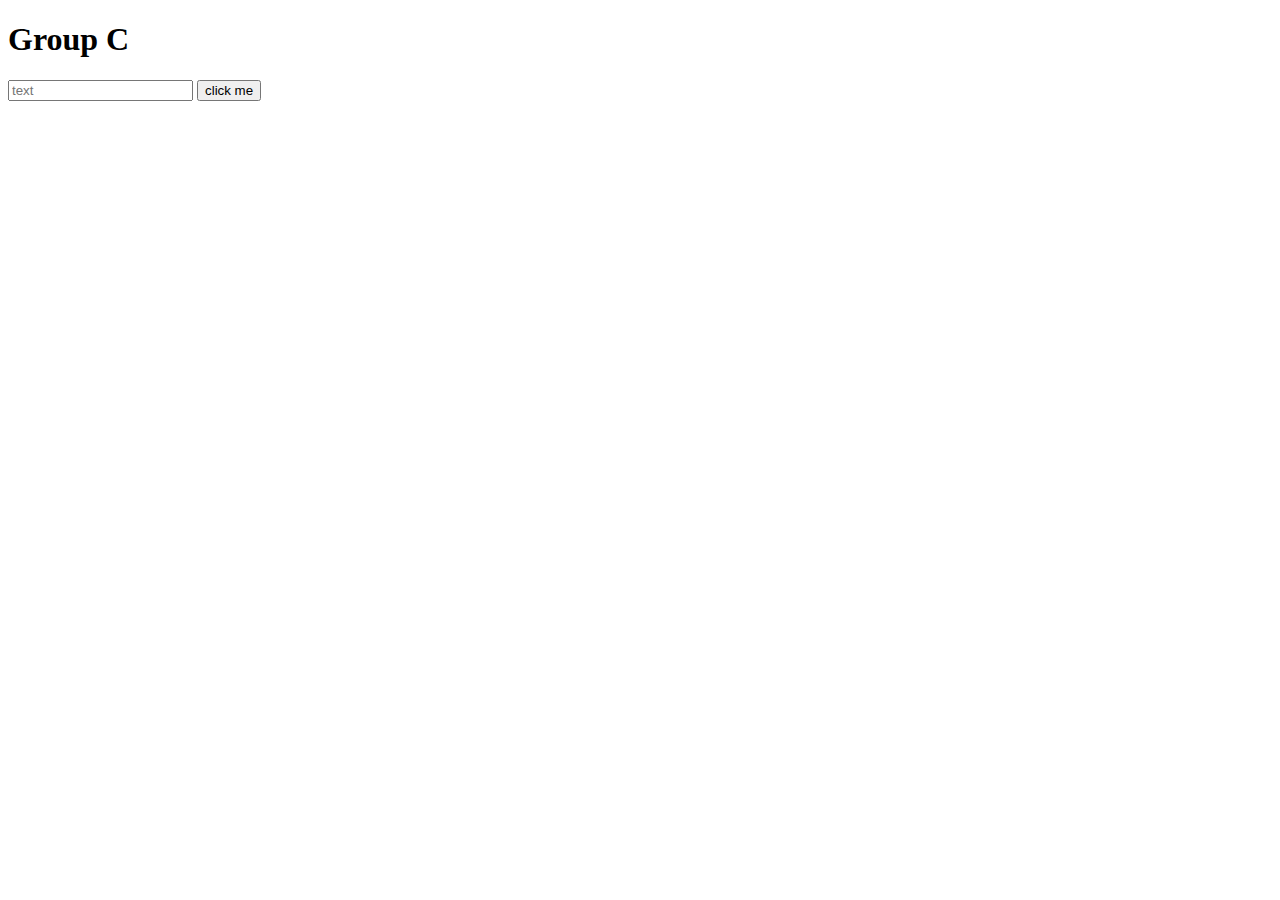
<file: index.html>
<!DOCTYPE html>
<html lang="en">
    <head>
        <!-- <meta charset="UTF-8">
        <meta name="viewport" content="width=device-width, initial-scale=1.0"> -->
        <title>Document</title>
    </head>
    <body>
        <!-- <h1 style="text-align: center;">My Portfolio</h1>
        <p>WELCOME TO MY WEBSITE.</p>

        <form action="">
            <input type="text" placeholder="Email">
            <input type="submit">
        </form> -->

        <h1>Group C</h1>

        <form action="submit">
            <input type="text" id="name" placeholder="text">
            <button onclick="alert('Welcome to group C.')">click me</button>
            <!-- <input type="submit" onclick="showMessage()"> -->
        </form>

        <!-- <script>
            function showMessage(){
                alert("Welcome to Group C Site.");
            }
        </script> -->

    </body>
</html>
</file>
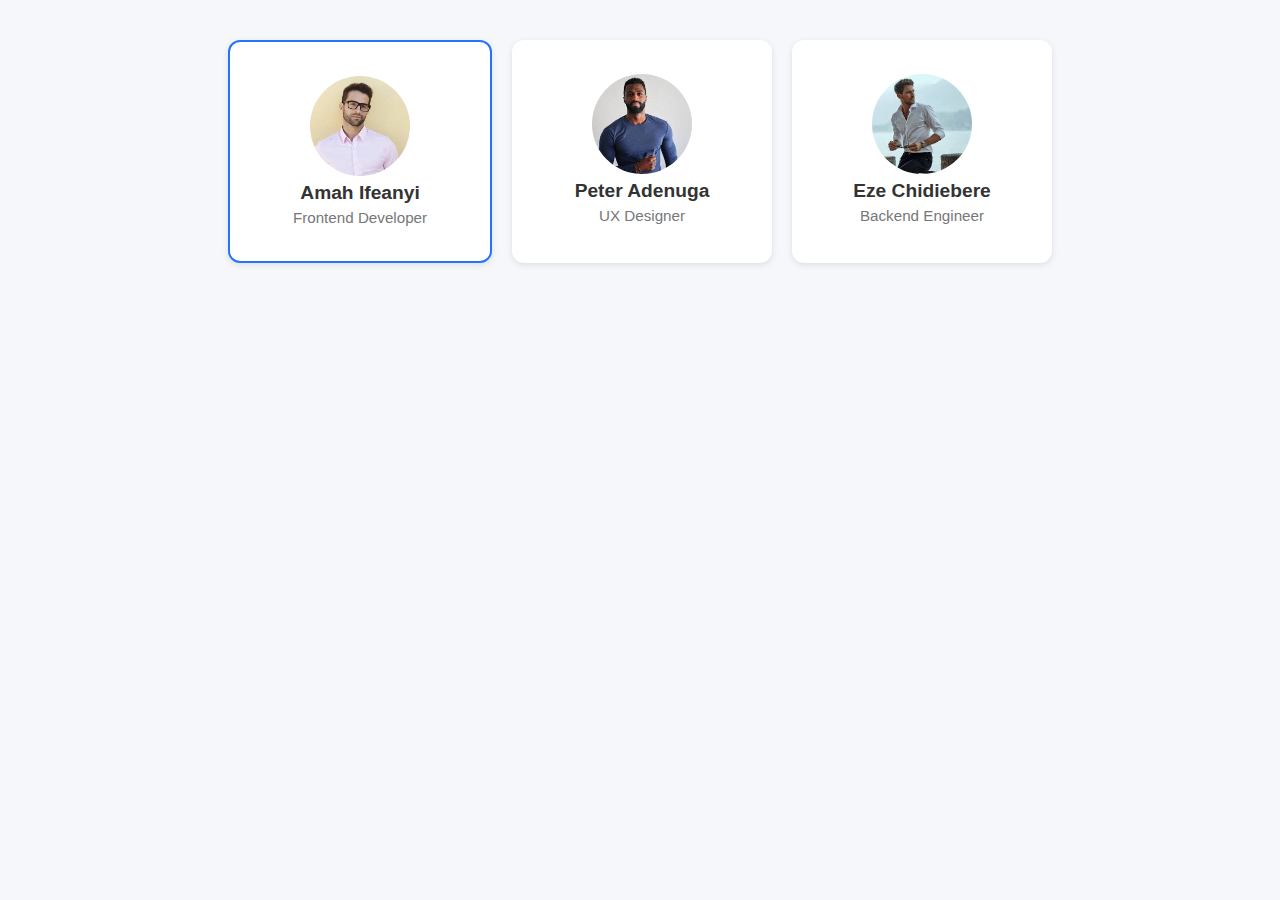
<file: html_basic/index.html>
<!DOCTYPE html>
<html lang="en">

<head>
  <meta charset="UTF-8" />
  <meta name="viewport" content="width=device-width, initial-scale=1.0"/>
  <title>Profile Card Grid</title>
  <link rel="stylesheet" href="css/style.css" />
</head>

<body>

  <div class="cards">

    <div class="card">
      <div class="card-header"></div>
      <img class="avatar" src="images/download1.jpeg" alt="Avatar 1" />
      <div class="card-body">
        <h2>Amah Ifeanyi</h2>
        <p>Frontend Developer</p>
      </div>
    </div>

    <div class="card">
      <div class="card-header"></div>
      <img class="avatar" src="images/download2.jpeg" alt="Avatar 2" />
      <div class="card-body">
        <h2>Peter Adenuga</h2>
        <p>UX Designer</p>
      </div>
    </div>

    <div class="card">
      <div class="card-header"></div>
      <img class="avatar" src="images/download3.jpeg" alt="Avatar 3" />
      <div class="card-body">
        <h2>Eze Chidiebere</h2>
        <p>Backend Engineer</p>
      </div>
    </div>

  </div>
</body>
</html>
</file>
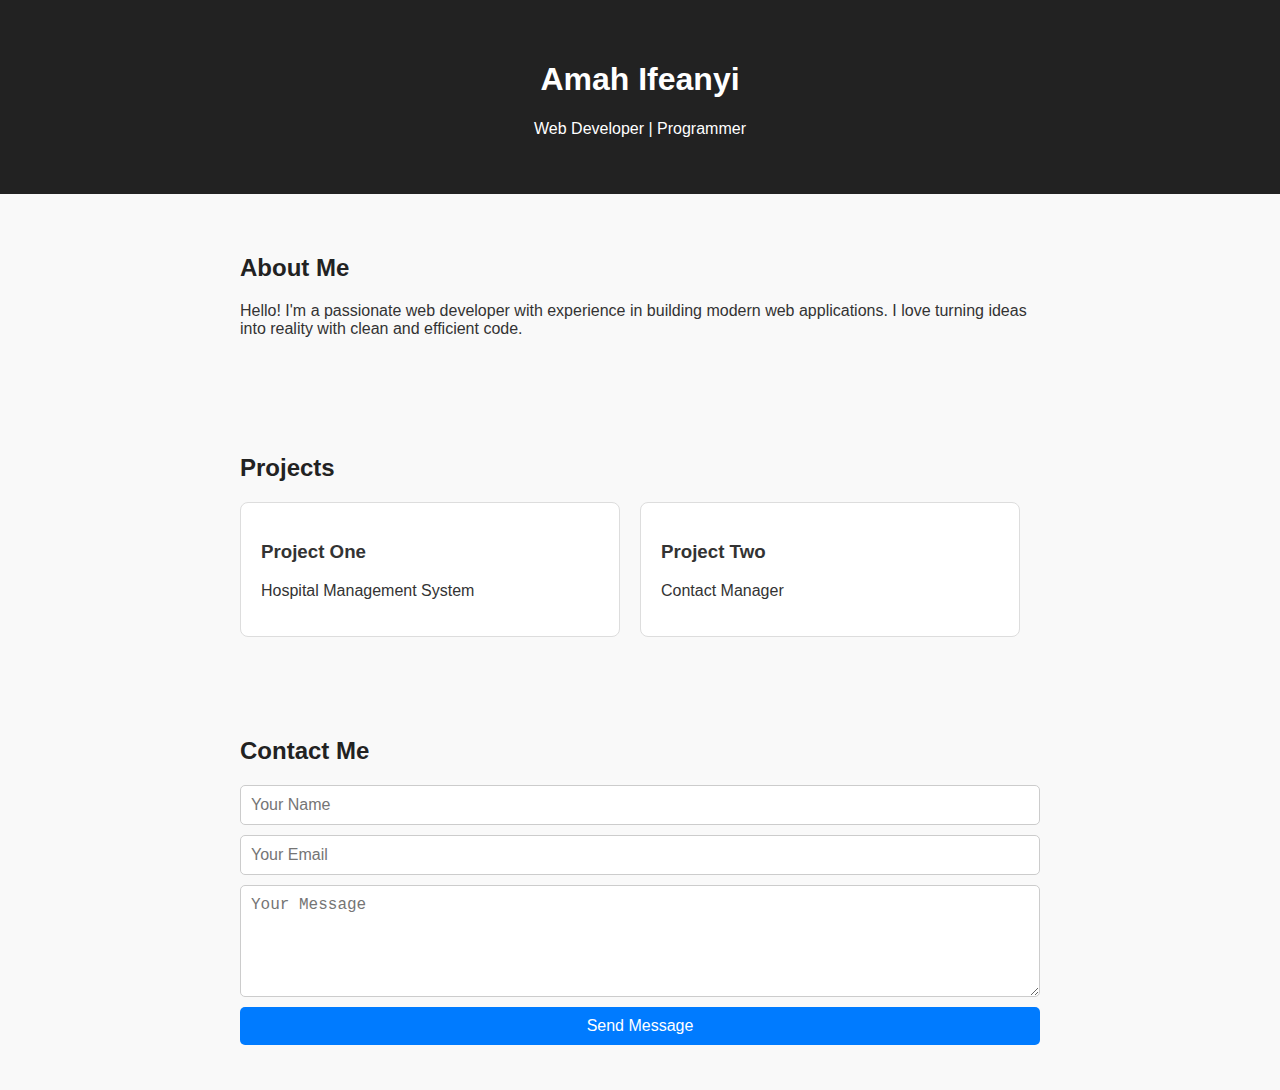
<file: my_portfolio/index.html>
<!DOCTYPE html>
<html lang="en">
    <head>
        
        <meta charset="UTF-8">
        <meta name="viewport" content="width=device-width, initial-scale=1">
        <link rel="stylesheet" href="style.css">
        <title>Amah Ifeanyi | Portfolio</title>
    
    </head>
    <body>

        <header>
            <h1>Amah Ifeanyi</h1>
            <p>Web Developer | Programmer</p>
        </header>

        <section id="about">
            <h2>About Me</h2>
            <p>Hello! I'm a passionate web developer with experience in building modern web applications. I love turning ideas into reality with clean and efficient code.</p>
        </section>

        <section id="projects">
            <h2>Projects</h2>
            <div class="projects">
                <div class="project-card">
                    <h3>Project One</h3>
                    <p>Hospital Management System</p>
                </div>
                <div class="project-card">
                    <h3>Project Two</h3>
                    <p>Contact Manager</p>
                </div>
            </div>
        </section>

        <section id="contact">
            <h2>Contact Me</h2>
            <form id="contactForm">
                <input type="text" name="name" placeholder="Your Name" required />
                <input type="email" name="email" placeholder="Your Email" required />
                <textarea name="message" rows="5" placeholder="Your Message" required></textarea>
                <button type="submit">Send Message</button>
                <p class="success-message" id="successMessage">Thank you! Your message has been sent Successfully.</p>
            </form>
        </section>

        <script src="script.js"></script>

    </body>
</html>
</file>
<file: html_basic/css/style.css>
body {
  font-family: 'Segoe UI', sans-serif;
  background: #f5f7fa;
  margin: 0;
  padding: 40px;
}


.cards {
  display: flex;
  gap: 20px;
  flex-wrap: wrap;
  justify-content: center;
}


.cards > .card {
  background: #fff;
  border-radius: 12px;
  width: 260px;
  overflow: hidden;
  box-shadow: 0 2px 6px rgba(0, 0, 0, 0.1);
  transition: transform 0.3s ease, box-shadow 0.3s ease;
  position: relative;
}


.card-header {
  height: 60px;
  /* background: linear-gradient(135deg, #6a11cb, #2575fc); */
}


.avatar {
  width: 100px;
  height: 100px;
  border-radius: 50%;
  border: 4px solid #fff;
  object-fit: cover;
  position: absolute;
  top: 30px;
  left: 50%;
  transform: translateX(-50%);
}


.card-body {
  padding: 80px 20px 20px;
  text-align: center;
}

.card-body h2 {
  margin: 0;
  font-size: 1.2rem;
  color: #333;
}

.card-body p {
  margin-top: 5px;
  font-size: 0.95rem;
  color: #777;
}


.card:hover {
  transform: translateY(-8px);
  box-shadow: 0 8px 20px rgba(0, 0, 0, 0.15);
}


.card:first-child {
  border: 2px solid #2575fc;
}
</file>
<file: my_portfolio/style.css>
body {
      font-family: Arial, sans-serif;
      margin: 0;
      background-color: #f9f9f9;
      color: #333;
    }
    header {
      background-color: #222;
      color: white;
      padding: 40px;
      text-align: center;
    }
    section {
      padding: 40px;
      max-width: 800px;
      margin: auto;
    }
    h2 {
      color: #222;
    }
    .projects {
      display: flex;
      gap: 20px;
      flex-wrap: wrap;
    }
    .project-card {
      background: #fff;
      padding: 20px;
      border: 1px solid #ddd;
      width: calc(50% - 20px);
      box-sizing: border-box;
      border-radius: 8px;
    }
    form {
      display: flex;
      flex-direction: column;
      gap: 10px;
    }
    input, textarea, button {
      padding: 10px;
      border-radius: 5px;
      border: 1px solid #ccc;
      font-size: 16px;
    }
    button {
      background-color: #007BFF;
      color: white;
      border: none;
      cursor: pointer;
    }
    button:hover {
      background-color: #0056b3;
    }
    .success-message {
      color: green;
      display: none;
      margin-top: 10px;
    }
</file>
